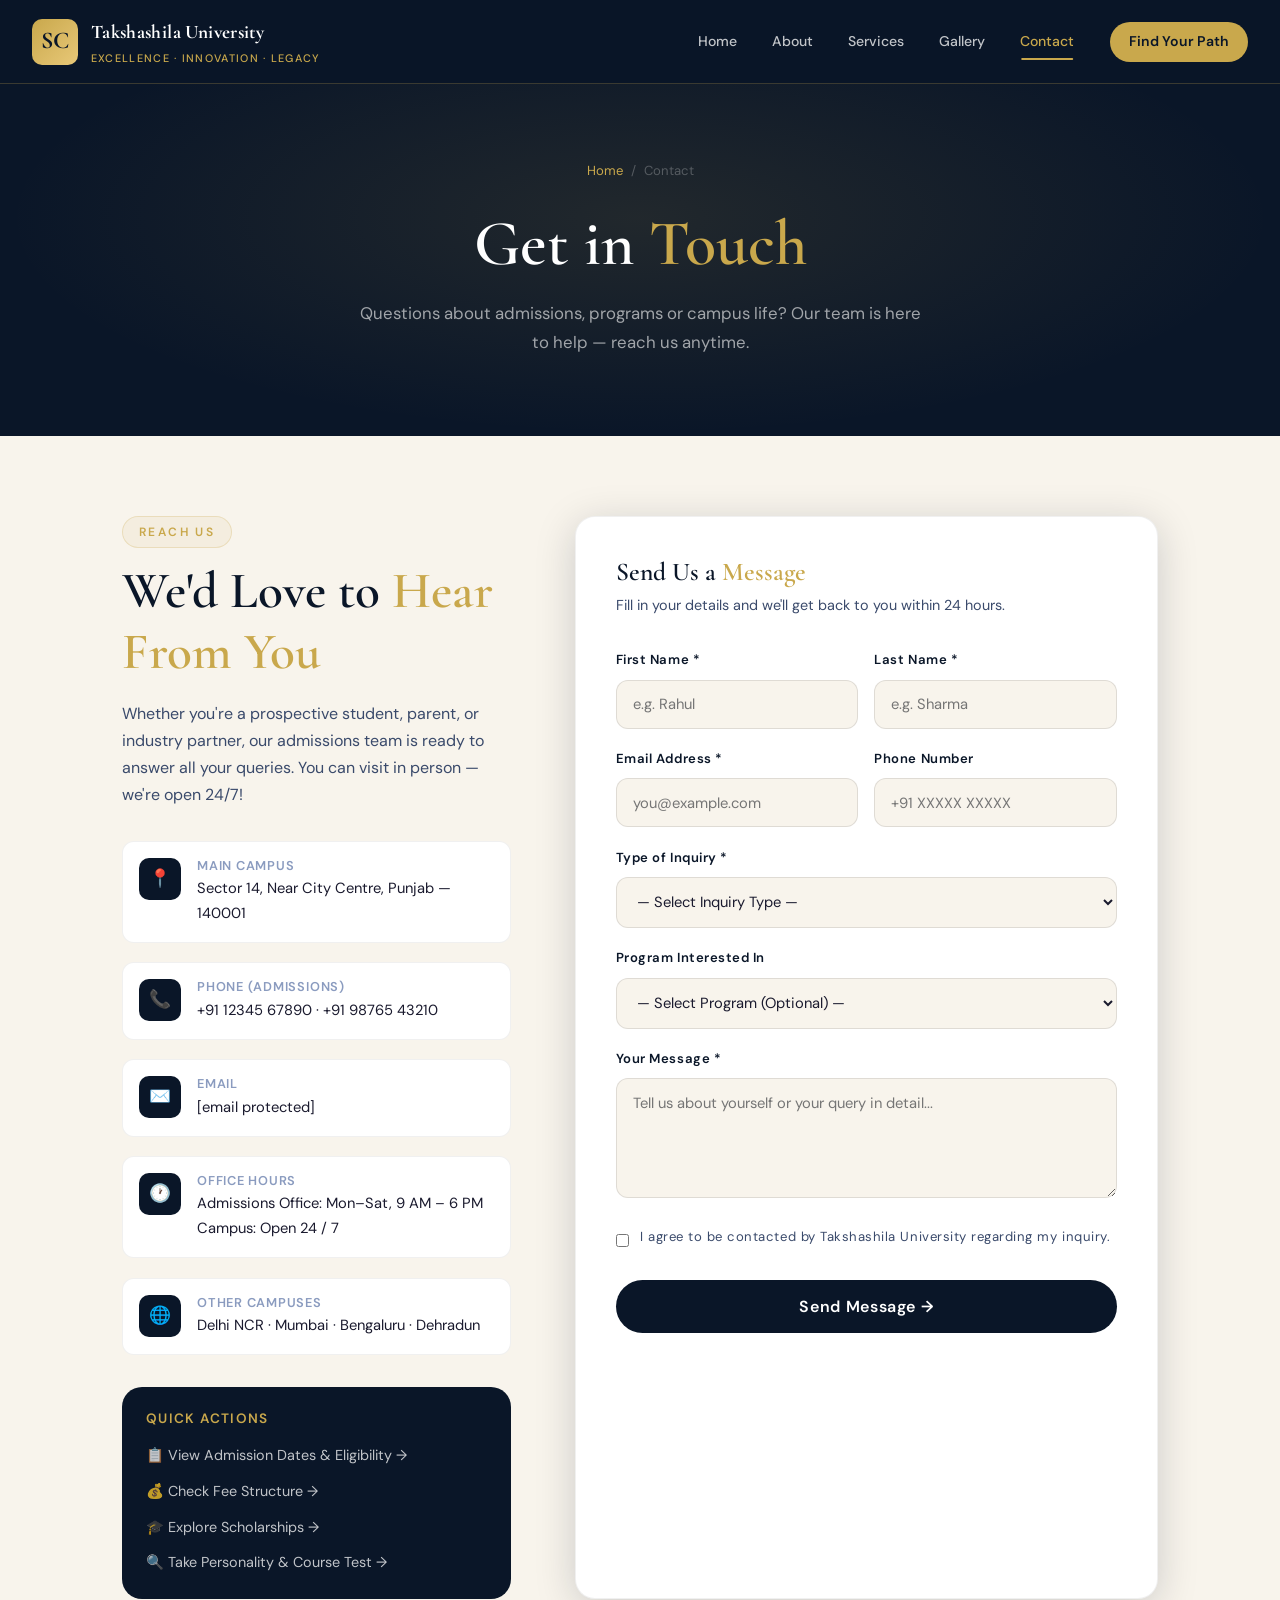
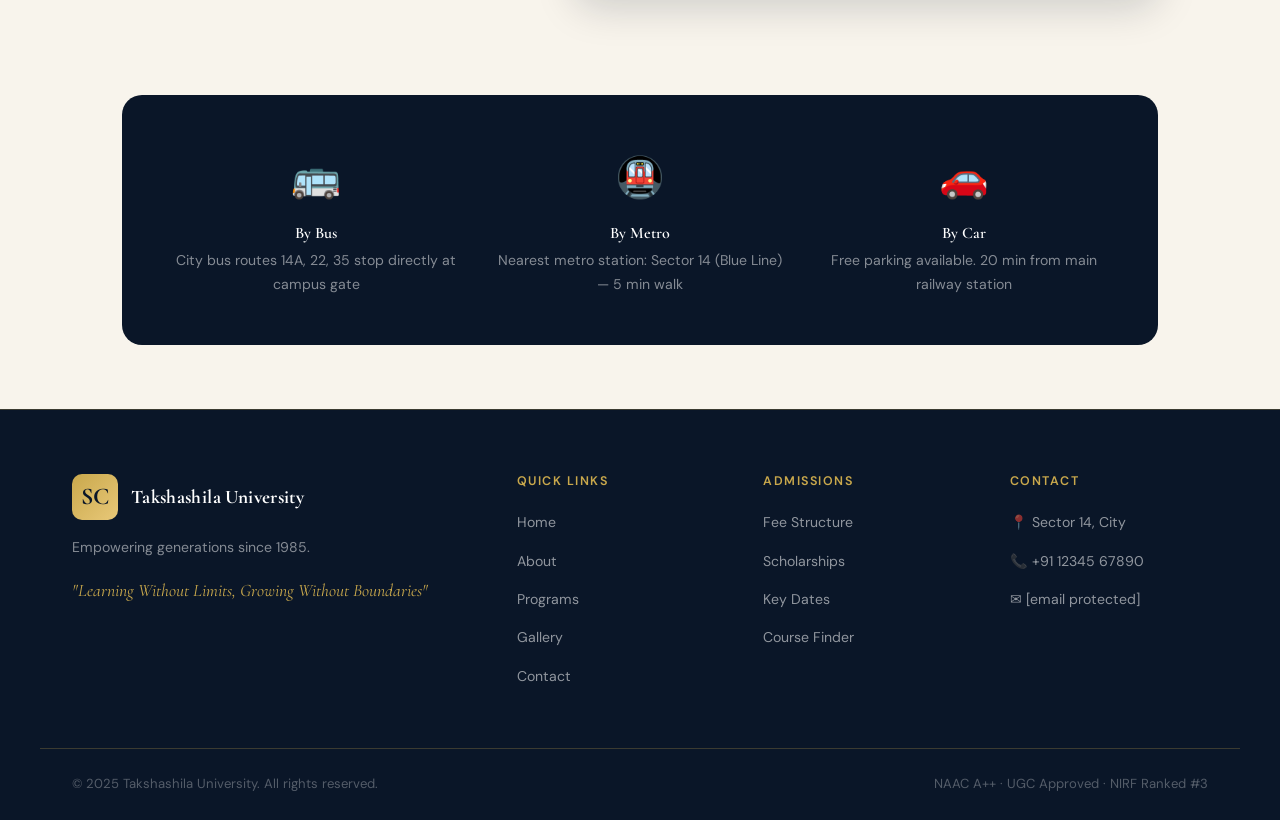
<file: contact.html>
<!DOCTYPE html>
<html lang="en">
<head>
  <meta charset="UTF-8" />
  <meta name="viewport" content="width=device-width, initial-scale=1.0" />
  <title>Contact Us — Takshashila University</title>
  <link rel="stylesheet" href="style.css" />
</head>
<body>

<header>
  <div class="header-inner">
    <div class="logo">
      <div class="logo-icon">SC</div>
      <div class="logo-text">
        <span class="logo-name">Takshashila University</span>
        <span class="logo-tagline">Excellence · Innovation · Legacy</span>
      </div>
    </div>
    <nav id="main-nav">
      <a href="index.html">Home</a>
      <a href="about.html">About</a>
      <a href="services.html">Services</a>
      <a href="gallery.html">Gallery</a>
      <a href="contact.html" class="active">Contact</a>
      <a href="personality.html" class="nav-cta">Find Your Path</a>
    </nav>
    <div class="hamburger" id="hamburger-btn"><span></span><span></span><span></span></div>
  </div>
</header>

<section class="page-hero">
  <div class="breadcrumb">
    <a href="index.html">Home</a><span>/</span><span>Contact</span>
  </div>
  <h1>Get in <span style="color:var(--gold)">Touch</span></h1>
  <p>Questions about admissions, programs or campus life? Our team is here to help — reach us anytime.</p>
</section>

<section class="contact-section">
  <div class="contact-inner">
    <!-- Info Side -->
    <div class="contact-info">
      <span class="section-label">Reach Us</span>
      <h2 class="section-title">We'd Love to <span>Hear From You</span></h2>
      <p>Whether you're a prospective student, parent, or industry partner, our admissions team is ready to answer all your queries. You can visit in person — we're open 24/7!</p>

      <div class="contact-details">
        <div class="contact-item">
          <div class="contact-item-icon">📍</div>
          <div>
            <h5>Main Campus</h5>
            <p>Sector 14, Near City Centre, Punjab — 140001</p>
          </div>
        </div>
        <div class="contact-item">
          <div class="contact-item-icon">📞</div>
          <div>
            <h5>Phone (Admissions)</h5>
            <p>+91 12345 67890 · +91 98765 43210</p>
          </div>
        </div>
        <div class="contact-item">
          <div class="contact-item-icon">✉️</div>
          <div>
            <h5>Email</h5>
            <p><a href="/cdn-cgi/l/email-protection" class="__cf_email__" data-cfemail="1776737a7e64647e78796457647a76656374767a67626439727362">[email&#160;protected]</a></p>
          </div>
        </div>
        <div class="contact-item">
          <div class="contact-item-icon">🕐</div>
          <div>
            <h5>Office Hours</h5>
            <p>Admissions Office: Mon–Sat, 9 AM – 6 PM<br>Campus: Open 24 / 7</p>
          </div>
        </div>
        <div class="contact-item">
          <div class="contact-item-icon">🌐</div>
          <div>
            <h5>Other Campuses</h5>
            <p>Delhi NCR · Mumbai · Bengaluru · Dehradun</p>
          </div>
        </div>
      </div>

      <!-- Quick Links -->
      <div style="margin-top:2rem;padding:1.5rem;background:var(--navy);border-radius:var(--radius-lg)">
        <h4 style="color:var(--gold);font-family:'DM Sans',sans-serif;font-size:0.85rem;font-weight:600;letter-spacing:0.1em;text-transform:uppercase;margin-bottom:1rem">Quick Actions</h4>
        <div style="display:flex;flex-direction:column;gap:0.7rem">
          <a href="#" class="quick-link-item" style="display:flex;align-items:center;gap:0.8rem;color:rgba(255,255,255,0.75);font-size:0.9rem;transition:var(--transition)">
            📋 View Admission Dates &amp; Eligibility →
          </a>
          <a href="#" class="quick-link-item" style="display:flex;align-items:center;gap:0.8rem;color:rgba(255,255,255,0.75);font-size:0.9rem;transition:var(--transition)">
            💰 Check Fee Structure →
          </a>
          <a href="#" class="quick-link-item" style="display:flex;align-items:center;gap:0.8rem;color:rgba(255,255,255,0.75);font-size:0.9rem;transition:var(--transition)">
            🎓 Explore Scholarships →
          </a>
          <a href="#" class="quick-link-item" style="display:flex;align-items:center;gap:0.8rem;color:rgba(255,255,255,0.75);font-size:0.9rem;transition:var(--transition)">
            🔍 Take Personality &amp; Course Test →
          </a>
        </div>
      </div>
    </div>

    <!-- Form Side -->
    <div class="contact-form-wrap">
      <h3>Send Us a <span style="color:var(--gold)">Message</span></h3>
      <p>Fill in your details and we'll get back to you within 24 hours.</p>

      <form class="contact-form">
        <div class="form-row">
          <div class="form-group">
            <label for="fname">First Name *</label>
            <input type="text" id="fname" placeholder="e.g. Rahul" required />
          </div>
          <div class="form-group">
            <label for="lname">Last Name *</label>
            <input type="text" id="lname" placeholder="e.g. Sharma" required />
          </div>
        </div>
        <div class="form-row">
          <div class="form-group">
            <label for="email">Email Address *</label>
            <input type="email" id="email" placeholder="you@example.com" required />
          </div>
          <div class="form-group">
            <label for="phone">Phone Number</label>
            <input type="tel" id="phone" placeholder="+91 XXXXX XXXXX" />
          </div>
        </div>
        <div class="form-group">
          <label for="inquiry">Type of Inquiry *</label>
          <select id="inquiry" required>
            <option value="">— Select Inquiry Type —</option>
            <option>Admission Enquiry</option>
            <option>Program Information</option>
            <option>Scholarship Query</option>
            <option>Hostel &amp; Facilities</option>
            <option>Fee Structure</option>
            <option>Campus Visit / Tour</option>
            <option>Placement Information</option>
            <option>Research Collaboration</option>
            <option>Other</option>
          </select>
        </div>
        <div class="form-group">
          <label for="program">Program Interested In</label>
          <select id="program">
            <option value="">— Select Program (Optional) —</option>
            <option>B.Tech Computer Science</option>
            <option>B.Tech AI &amp; Data Science</option>
            <option>B.Tech Civil / Mech / EE</option>
            <option>MBBS</option>
            <option>BDS</option>
            <option>MBA</option>
            <option>B.A. LLB (Hons)</option>
            <option>B.Des</option>
            <option>M.Tech</option>
            <option>M.Sc Biotechnology</option>
            <option>B.Com / BBA / BCA</option>
            <option>Ph.D</option>
          </select>
        </div>
        <div class="form-group">
          <label for="message">Your Message *</label>
          <textarea id="message" placeholder="Tell us about yourself or your query in detail..." required></textarea>
        </div>
        <div class="form-group" style="display:flex;align-items:center;gap:0.7rem;margin-bottom:1.5rem">
          <input type="checkbox" id="consent" required style="width:auto;accent-color:var(--gold)" />
          <label for="consent" style="font-size:0.82rem;color:var(--text-mid);font-weight:400">I agree to be contacted by Takshashila University regarding my inquiry.</label>
        </div>
        <button type="submit" class="form-submit">Send Message →</button>
      </form>

      <div id="success-msg" style="display:none;margin-top:1.5rem;padding:1.2rem;background:rgba(26,106,74,0.1);border:1px solid rgba(26,106,74,0.3);border-radius:var(--radius);text-align:center">
        <div style="font-size:2rem;margin-bottom:0.5rem">✅</div>
        <h4 style="color:var(--emerald);font-family:'DM Sans',sans-serif;margin-bottom:0.3rem">Message Sent!</h4>
        <p style="font-size:0.88rem;color:var(--text-mid)">Thank you! Our admissions team will contact you within 24 hours.</p>
      </div>
    </div>
  </div>
</section>

<!-- Map Section -->
<section style="padding:0 0 4rem;background:var(--cream)">
  <div style="max-width:1100px;margin:0 auto;padding:0 2rem">
    <div style="background:var(--navy);border-radius:var(--radius-lg);padding:3rem;display:grid;grid-template-columns:repeat(3,1fr);gap:2rem;text-align:center">
      <div>
        <div style="font-size:2.5rem;margin-bottom:0.8rem">🚌</div>
        <h4 style="color:var(--white);font-size:1rem;margin-bottom:0.4rem">By Bus</h4>
        <p style="color:rgba(255,255,255,0.5);font-size:0.88rem">City bus routes 14A, 22, 35 stop directly at campus gate</p>
      </div>
      <div>
        <div style="font-size:2.5rem;margin-bottom:0.8rem">🚇</div>
        <h4 style="color:var(--white);font-size:1rem;margin-bottom:0.4rem">By Metro</h4>
        <p style="color:rgba(255,255,255,0.5);font-size:0.88rem">Nearest metro station: Sector 14 (Blue Line) — 5 min walk</p>
      </div>
      <div>
        <div style="font-size:2.5rem;margin-bottom:0.8rem">🚗</div>
        <h4 style="color:var(--white);font-size:1rem;margin-bottom:0.4rem">By Car</h4>
        <p style="color:rgba(255,255,255,0.5);font-size:0.88rem">Free parking available. 20 min from main railway station</p>
      </div>
    </div>
  </div>
</section>

<footer>
  <div class="footer-inner">
    <div class="footer-brand">
      <div class="logo"><div class="logo-icon">SC</div><div class="logo-text"><span class="logo-name">Takshashila University</span></div></div>
      <p>Empowering generations since 1985.</p>
      <div class="footer-slogan">"Learning Without Limits, Growing Without Boundaries"</div>
    </div>
    <div class="footer-col"><h5>Quick Links</h5><ul>
      <li><a href="index.html">Home</a></li><li><a href="about.html">About</a></li>
      <li><a href="services.html">Programs</a></li><li><a href="gallery.html">Gallery</a></li>
      <li><a href="contact.html">Contact</a></li>
    </ul></div>
    <div class="footer-col"><h5>Admissions</h5><ul>
      <li><a href="services.html#fees">Fee Structure</a></li>
      <li><a href="services.html#scholarship">Scholarships</a></li>
      <li><a href="services.html#admission">Key Dates</a></li>
      <li><a href="personality.html">Course Finder</a></li>
    </ul></div>
    <div class="footer-col"><h5>Contact</h5><ul>
      <li><a href="#">📍 Sector 14, City</a></li>
      <li><a href="tel:+911234567890">📞 +91 12345 67890</a></li>
      <li><a href="/cdn-cgi/l/email-protection#f59c9b939ab58698948781969498858086db909180">✉ <span class="__cf_email__" data-cfemail="6f060109002f1c020e1d1b0c0e021f1a1c410a0b1a">[email&#160;protected]</span></a></li>
    </ul></div>
  </div>
  <div class="footer-bottom">
    <span>© 2025 Takshashila University. All rights reserved.</span>
    <span>NAAC A++ · UGC Approved · NIRF Ranked #3</span>
  </div>
</footer>

</
</footer>

  <script src="script.js"></script>
</body>
</html>
</file>
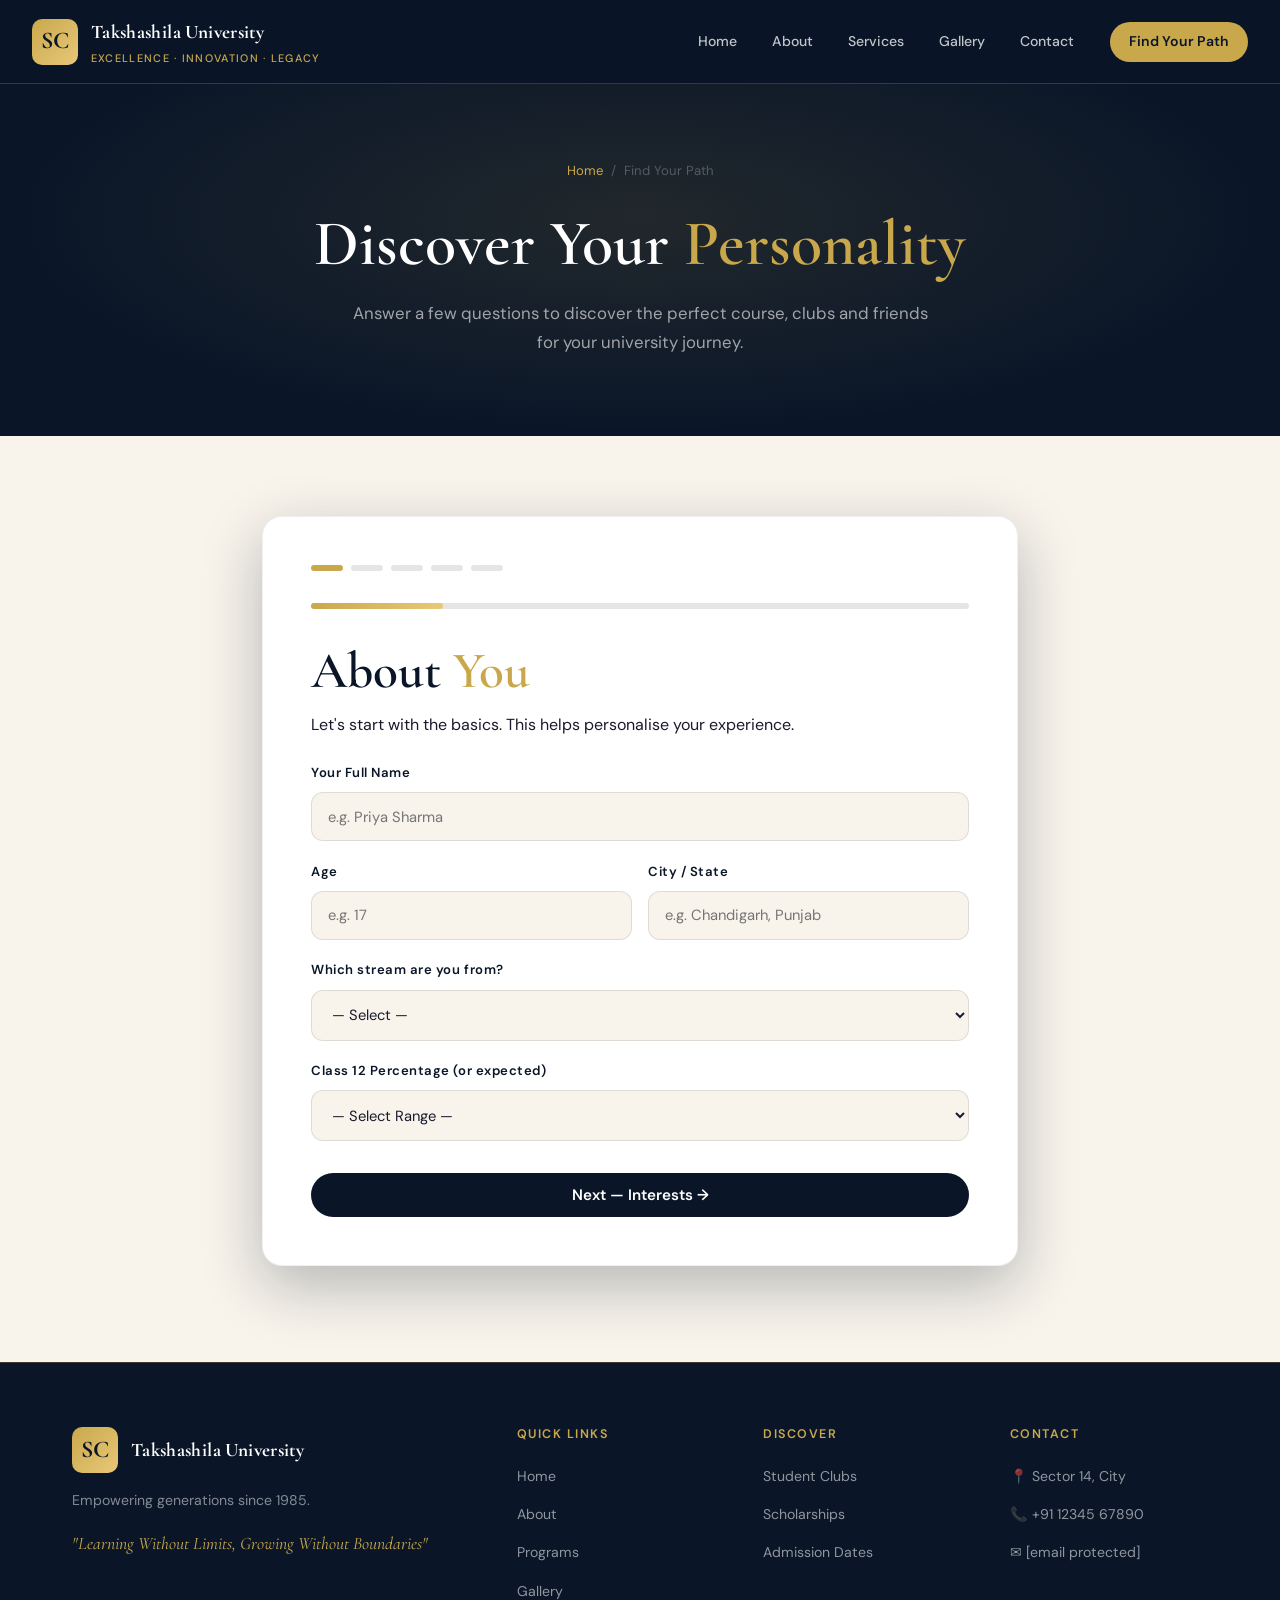
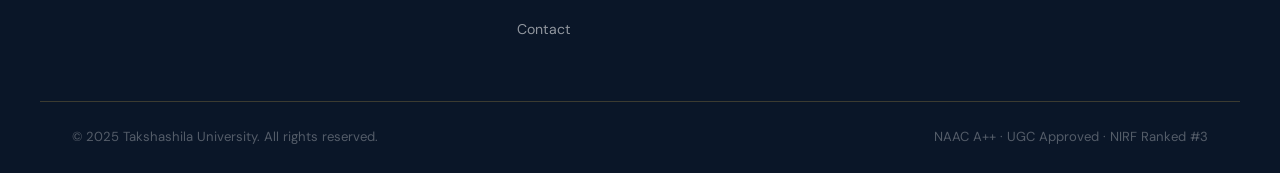
<file: personality.html>
<!DOCTYPE html>
<html lang="en">
<head>
  <meta charset="UTF-8" />
  <meta name="viewport" content="width=device-width, initial-scale=1.0" />
  <title>Find Your Path — Takshashila University</title>
  <link rel="stylesheet" href="style.css" />
  <style>
    .step-section { display: none; }
    .step-section.active { display: block; animation: fadeInUp 0.4s ease; }
    .progress-bar {
      background: rgba(0,0,0,0.1);
      border-radius: 50px;
      height: 6px;
      margin-bottom: 2rem;
    }
    .progress-fill {
      height: 100%;
      background: linear-gradient(90deg, var(--gold), var(--gold-light));
      border-radius: 50px;
      transition: width 0.5s ease;
    }
    .nav-btns { display: flex; gap: 1rem; margin-top: 2rem; }
    .btn-back {
      background: transparent;
      border: 1.5px solid rgba(0,0,0,0.15);
      color: var(--text-mid);
      padding: 0.75rem 1.8rem;
      border-radius: 50px;
      font-family: 'DM Sans', sans-serif;
      font-size: 0.95rem;
      cursor: pointer;
      transition: var(--transition);
    }
    .btn-back:hover { border-color: var(--navy); color: var(--navy); }
    .btn-next {
      background: var(--navy);
      color: var(--white);
      border: none;
      padding: 0.75rem 2rem;
      border-radius: 50px;
      font-family: 'DM Sans', sans-serif;
      font-size: 0.95rem;
      font-weight: 600;
      cursor: pointer;
      transition: var(--transition);
      flex: 1;
    }
    .btn-next:hover { background: var(--gold); color: var(--navy); }
    .trait-pills {
      display: flex;
      flex-wrap: wrap;
      gap: 0.5rem;
      margin-bottom: 1rem;
    }
    .trait-pill {
      padding: 0.4rem 1rem;
      border-radius: 50px;
      font-size: 0.82rem;
      font-weight: 600;
    }
    .trait-creative { background: rgba(139,92,246,0.15); color: #7c3aed; }
    .trait-analytical { background: rgba(59,130,246,0.15); color: #1d4ed8; }
    .trait-social { background: rgba(236,72,153,0.15); color: #be185d; }
    .trait-leader { background: rgba(245,158,11,0.15); color: #b45309; }
    .trait-explorer { background: rgba(16,185,129,0.15); color: #047857; }
    .friend-profile {
      background: var(--cream);
      border-radius: var(--radius);
      padding: 1rem 1.2rem;
      margin-top: 1.5rem;
      border: 1px solid rgba(0,0,0,0.07);
    }
    .friend-profile h5 {
      font-family: 'DM Sans', sans-serif;
      font-size: 0.82rem;
      font-weight: 600;
      color: var(--text-light);
      text-transform: uppercase;
      letter-spacing: 0.08em;
      margin-bottom: 0.8rem;
    }
    .compatibility-item {
      display: flex;
      align-items: center;
      gap: 0.8rem;
      padding: 0.5rem 0;
      border-bottom: 1px solid rgba(0,0,0,0.05);
      font-size: 0.9rem;
    }
    .compat-bar {
      flex: 1;
      height: 6px;
      background: rgba(0,0,0,0.08);
      border-radius: 3px;
      overflow: hidden;
    }
    .compat-fill { height: 100%; background: var(--gold); border-radius: 3px; }
  </style>
</head>
<body>

<header>
  <div class="header-inner">
    <div class="logo">
      <div class="logo-icon">SC</div>
      <div class="logo-text">
        <span class="logo-name">Takshashila University</span>
        <span class="logo-tagline">Excellence · Innovation · Legacy</span>
      </div>
    </div>
    <nav id="main-nav">
      <a href="index.html">Home</a>
      <a href="about.html">About</a>
      <a href="services.html">Services</a>
      <a href="gallery.html">Gallery</a>
      <a href="contact.html">Contact</a>
      <a href="personality.html" class="nav-cta active">Find Your Path</a>
    </nav>
    <div class="hamburger" id="hamburger-btn"><span></span><span></span><span></span></div>
  </div>
</header>

<section class="page-hero">
  <div class="breadcrumb">
    <a href="index.html">Home</a><span>/</span><span>Find Your Path</span>
  </div>
  <h1>Discover Your <span style="color:var(--gold)">Personality</span></h1>
  <p>Answer a few questions to discover the perfect course, clubs and friends for your university journey.</p>
</section>

<section class="personality-section">
  <div class="personality-inner">
    <div class="personality-form-wrap">

      <!-- Progress -->
      <div class="step-indicator" id="step-dots">
        <div class="step-dot active" id="dot-1"></div>
        <div class="step-dot" id="dot-2"></div>
        <div class="step-dot" id="dot-3"></div>
        <div class="step-dot" id="dot-4"></div>
        <div class="step-dot" id="dot-5"></div>
      </div>
      <div class="progress-bar">
        <div class="progress-fill" id="progress-fill" style="width:20%"></div>
      </div>

      <!-- STEP 1 — Basic Info -->
      <div class="step-section active" id="step-1">
        <h2 class="section-title">About <span>You</span></h2>
        <p>Let's start with the basics. This helps personalise your experience.</p>
        <div style="margin-top:1.5rem">
          <div class="form-group">
            <label>Your Full Name</label>
            <input type="text" id="p-name" placeholder="e.g. Priya Sharma" />
          </div>
          <div class="form-row">
            <div class="form-group">
              <label>Age</label>
              <input type="number" id="p-age" placeholder="e.g. 17" min="14" max="30" />
            </div>
            <div class="form-group">
              <label>City / State</label>
              <input type="text" id="p-city" placeholder="e.g. Chandigarh, Punjab" />
            </div>
          </div>
          <div class="form-group">
            <label>Which stream are you from?</label>
            <select id="p-stream">
              <option value="">— Select —</option>
              <option>Science (PCM)</option>
              <option>Science (PCB)</option>
              <option>Science (PCMB)</option>
              <option>Commerce</option>
              <option>Arts / Humanities</option>
              <option>Vocational</option>
            </select>
          </div>
          <div class="form-group">
            <label>Class 12 Percentage (or expected)</label>
            <select id="p-percent">
              <option value="">— Select Range —</option>
              <option>95% and above</option>
              <option>85% – 94%</option>
              <option>75% – 84%</option>
              <option>60% – 74%</option>
              <option>Below 60%</option>
            </select>
          </div>
        </div>
        <div class="nav-btns">
          <button class="btn-next" data-next="1">Next — Interests →</button>
        </div>
      </div>

      <!-- STEP 2 — Interests -->
      <div class="step-section" id="step-2">
        <h2 class="section-title">Your <span>Interests</span></h2>
        <p>Select everything that excites you — don't overthink it!</p>
        <div class="question-group" style="margin-top:1.5rem">
          <h4>Which of these activities do you enjoy most? (Pick all that apply)</h4>
          <div class="checkbox-options">
            <label class="checkbox-option"><input type="checkbox" name="interest" value="coding"> <span>💻 Coding / Building apps</span></label>
            <label class="checkbox-option"><input type="checkbox" name="interest" value="art"> <span>🎨 Drawing / Painting / Design</span></label>
            <label class="checkbox-option"><input type="checkbox" name="interest" value="music"> <span>🎸 Music / Singing</span></label>
            <label class="checkbox-option"><input type="checkbox" name="interest" value="science"> <span>🔬 Science experiments</span></label>
            <label class="checkbox-option"><input type="checkbox" name="interest" value="sports"> <span>⚽ Sports / Fitness</span></label>
            <label class="checkbox-option"><input type="checkbox" name="interest" value="writing"> <span>✍️ Writing / Poetry</span></label>
            <label class="checkbox-option"><input type="checkbox" name="interest" value="business"> <span>📊 Business / Entrepreneurship</span></label>
            <label class="checkbox-option"><input type="checkbox" name="interest" value="medicine"> <span>🩺 Helping / Healing people</span></label>
            <label class="checkbox-option"><input type="checkbox" name="interest" value="dance"> <span>💃 Dancing / Performing</span></label>
            <label class="checkbox-option"><input type="checkbox" name="interest" value="nature"> <span>🌿 Nature / Environment</span></label>
            <label class="checkbox-option"><input type="checkbox" name="interest" value="law"> <span>⚖️ Law / Justice / Debate</span></label>
            <label class="checkbox-option"><input type="checkbox" name="interest" value="travel"> <span>✈️ Travel / Exploring</span></label>
          </div>
        </div>
        <div class="nav-btns">
          <button class="btn-back" data-prev="2">← Back</button>
          <button class="btn-next" data-next="2">Next — Personality →</button>
        </div>
      </div>

      <!-- STEP 3 — Personality -->
      <div class="step-section" id="step-3">
        <h2 class="section-title">Your <span>Personality</span></h2>
        <p>These questions help us understand how you think and interact with the world.</p>
        <div style="margin-top:1.5rem">
          <div class="question-group">
            <h4>1. In a group project, you prefer to be the...</h4>
            <div class="radio-options">
              <label class="radio-option"><input type="radio" name="role" value="leader"> <span>🎯 Leader — organising and directing</span></label>
              <label class="radio-option"><input type="radio" name="role" value="creative"> <span>💡 Creative — coming up with fresh ideas</span></label>
              <label class="radio-option"><input type="radio" name="role" value="analyst"> <span>🔍 Analyst — researching and checking facts</span></label>
              <label class="radio-option"><input type="radio" name="role" value="supporter"> <span>🤝 Supporter — helping everyone get along</span></label>
            </div>
          </div>
          <div class="question-group">
            <h4>2. Your ideal weekend involves...</h4>
            <div class="radio-options">
              <label class="radio-option"><input type="radio" name="weekend" value="social"> <span>🎉 Hanging out with lots of people</span></label>
              <label class="radio-option"><input type="radio" name="weekend" value="solo"> <span>📖 Reading, creating, or learning something new</span></label>
              <label class="radio-option"><input type="radio" name="weekend" value="adventure"> <span>🏕️ Going on an outdoor adventure</span></label>
              <label class="radio-option"><input type="radio" name="weekend" value="chill"> <span>🎮 Relaxing at home with games or movies</span></label>
            </div>
          </div>
          <div class="question-group">
            <h4>3. When facing a difficult problem, you...</h4>
            <div class="radio-options">
              <label class="radio-option"><input type="radio" name="problem" value="logical"> <span>🧠 Analyze it logically, step-by-step</span></label>
              <label class="radio-option"><input type="radio" name="problem" value="intuitive"> <span>✨ Go with your gut / creative instinct</span></label>
              <label class="radio-option"><input type="radio" name="problem" value="social"> <span>👥 Ask friends and brainstorm together</span></label>
              <label class="radio-option"><input type="radio" name="problem" value="research"> <span>🔎 Research extensively before acting</span></label>
            </div>
          </div>
        </div>
        <div class="nav-btns">
          <button class="btn-back" data-prev="3">← Back</button>
          <button class="btn-next" data-next="3">Next — Goals →</button>
        </div>
      </div>

      <!-- STEP 4 — Career Goals -->
      <div class="step-section" id="step-4">
        <h2 class="section-title">Your <span>Goals</span></h2>
        <p>Tell us where you see yourself in 10 years — we'll align your path accordingly.</p>
        <div style="margin-top:1.5rem">
          <div class="question-group">
            <h4>What is your primary career aspiration?</h4>
            <div class="radio-options">
              <label class="radio-option"><input type="radio" name="goal" value="tech"> <span>🚀 Build technology / software products</span></label>
              <label class="radio-option"><input type="radio" name="goal" value="health"> <span>🏥 Work in healthcare / help people heal</span></label>
              <label class="radio-option"><input type="radio" name="goal" value="business"> <span>💼 Run my own business / become an entrepreneur</span></label>
              <label class="radio-option"><input type="radio" name="goal" value="law"> <span>⚖️ Work in law, policy or government</span></label>
              <label class="radio-option"><input type="radio" name="goal" value="arts"> <span>🎭 Pursue art, design, media or entertainment</span></label>
              <label class="radio-option"><input type="radio" name="goal" value="research"> <span>🔬 Do groundbreaking research / academia</span></label>
            </div>
          </div>
          <div class="question-group">
            <h4>What matters most to you in a career?</h4>
            <div class="radio-options">
              <label class="radio-option"><input type="radio" name="value" value="money"> <span>💰 High salary and financial security</span></label>
              <label class="radio-option"><input type="radio" name="value" value="impact"> <span>🌍 Making a positive impact on society</span></label>
              <label class="radio-option"><input type="radio" name="value" value="passion"> <span>❤️ Doing what I'm truly passionate about</span></label>
              <label class="radio-option"><input type="radio" name="value" value="growth"> <span>📈 Continuous learning and growth</span></label>
            </div>
          </div>
        </div>
        <div class="nav-btns">
          <button class="btn-back" data-prev="4">← Back</button>
          <button class="btn-next" data-next="4">Next — Social Style →</button>
        </div>
      </div>

      <!-- STEP 5 — Social Style -->
      <div class="step-section" id="step-5">
        <h2 class="section-title">Social <span>Style</span></h2>
        <p>Help us understand how you connect with others — this builds your friendship profile!</p>
        <div style="margin-top:1.5rem">
          <div class="question-group">
            <h4>In social settings, you are usually...</h4>
            <div class="radio-options">
              <label class="radio-option"><input type="radio" name="social" value="extrovert"> <span>😄 The life of the party — very outgoing</span></label>
              <label class="radio-option"><input type="radio" name="social" value="ambivert"> <span>😊 Comfortable in groups but value alone time too</span></label>
              <label class="radio-option"><input type="radio" name="social" value="introvert"> <span>🧘 Prefer small groups or one-on-one conversations</span></label>
            </div>
          </div>
          <div class="question-group">
            <h4>Describe your communication style:</h4>
            <div class="radio-options">
              <label class="radio-option"><input type="radio" name="comm" value="direct"> <span>💬 Direct and straightforward</span></label>
              <label class="radio-option"><input type="radio" name="comm" value="thoughtful"> <span>🤔 Thoughtful — I think before I speak</span></label>
              <label class="radio-option"><input type="radio" name="comm" value="expressive"> <span>🎤 Very expressive and animated</span></label>
              <label class="radio-option"><input type="radio" name="comm" value="listener"> <span>👂 I prefer listening and asking questions</span></label>
            </div>
          </div>
        </div>
        <div class="nav-btns">
          <button class="btn-back" data-prev="5">← Back</button>
          <button class="btn-next" id="show-result-btn">🔍 Reveal My Profile →</button>
        </div>
      </div>

      <!-- RESULT -->
      <div id="result-section" style="display:none;animation:fadeInUp 0.6s ease">
        <div class="result-box show" id="result-box">
          <div class="result-emoji" id="result-emoji">🌟</div>
          <h3 id="result-type">The Innovator</h3>
          <p id="result-desc">You're a creative problem-solver who thrives at the intersection of technology and imagination.</p>
          <div class="result-clubs" id="result-clubs"></div>
        </div>

        <div style="margin-top:2rem;padding:1.5rem;background:var(--cream);border-radius:var(--radius-lg);border:1px solid rgba(0,0,0,0.07)">
          <h4 style="font-size:1.1rem;color:var(--navy);margin-bottom:1rem">🎓 Recommended Courses for You</h4>
          <div id="result-courses" style="display:flex;flex-direction:column;gap:0.6rem"></div>
        </div>

        <div class="friend-profile">
          <h5>Your Compatibility Profile (for making friends)</h5>
          <div id="friend-compat"></div>
        </div>

        <div style="margin-top:2rem;display:flex;gap:1rem;flex-wrap:wrap">
          <a href="contact.html" class="btn btn-navy" style="display:inline-flex">📋 Apply Now →</a>
          <button class="btn-back" id="reset-btn" style="padding:0.75rem 1.8rem">🔄 Retake Test</button>
        </div>
      </div>

    </div>
  </div>
</section>

<footer>
  <div class="footer-inner">
    <div class="footer-brand">
      <div class="logo"><div class="logo-icon">SC</div><div class="logo-text"><span class="logo-name">Takshashila University</span></div></div>
      <p>Empowering generations since 1985.</p>
      <div class="footer-slogan">"Learning Without Limits, Growing Without Boundaries"</div>
    </div>
    <div class="footer-col"><h5>Quick Links</h5><ul>
      <li><a href="index.html">Home</a></li><li><a href="about.html">About</a></li>
      <li><a href="services.html">Programs</a></li><li><a href="gallery.html">Gallery</a></li>
      <li><a href="contact.html">Contact</a></li>
    </ul></div>
    <div class="footer-col"><h5>Discover</h5><ul>
      <li><a href="services.html#clubs">Student Clubs</a></li>
      <li><a href="services.html#scholarship">Scholarships</a></li>
      <li><a href="services.html#admission">Admission Dates</a></li>
    </ul></div>
    <div class="footer-col"><h5>Contact</h5><ul>
      <li><a href="#">📍 Sector 14, City</a></li>
      <li><a href="tel:+911234567890">📞 +91 12345 67890</a></li>
      <li><a href="/cdn-cgi/l/email-protection#c1a8afa7ae81b2aca0b3b5a2a0acb1b4b2efa4a5b4">✉ <span class="__cf_email__" data-cfemail="fb92959d94bb88969a898f989a968b8e88d59e9f8e">[email&#160;protected]</span></a></li>
    </ul></div>
  </div>
  <div class="footer-bottom">
    <span>© 2025 Takshashila University. All rights reserved.</span>
    <span>NAAC A++ · UGC Approved · NIRF Ranked #3</span>
  </div>
</footer>



  <script src="script.js"></script>
</body>
</html>
</file>
<file: style.css>
/* ============================================
   TAKSHASHILA UNIVERSITY - UNIFIED STYLESHEET
   Aesthetic: Deep Navy + Gold + Emerald Green
   Font: Cormorant Garamond (display) + DM Sans (body)
   ============================================ */

@import url('https://fonts.googleapis.com/css2?family=Cormorant+Garamond:ital,wght@0,300;0,400;0,600;0,700;1,300;1,400&family=DM+Sans:wght@300;400;500;600&display=swap');

/* ── CSS Variables ── */
:root {
  --navy:        #0a1628;
  --navy-mid:    #112240;
  --navy-light:  #1a3460;
  --gold:        #c9a84c;
  --gold-light:  #e8c878;
  --gold-pale:   #f5e6b8;
  --emerald:     #1a6b4a;
  --emerald-lt:  #25a06e;
  --cream:       #f8f4ec;
  --white:       #ffffff;
  --text-dark:   #1a1a2e;
  --text-mid:    #3a4a6b;
  --text-light:  #8a9bbf;
  --border:      rgba(201,168,76,0.25);
  --shadow:      0 8px 40px rgba(10,22,40,0.18);
  --shadow-lg:   0 20px 60px rgba(10,22,40,0.28);
  --radius:      12px;
  --radius-lg:   20px;
  --transition:  0.32s cubic-bezier(0.4, 0, 0.2, 1);
}

/* ── Reset & Base ── */
*, *::before, *::after { box-sizing: border-box; margin: 0; padding: 0; }

html { scroll-behavior: smooth; font-size: 16px; }

body {
  font-family: 'DM Sans', sans-serif;
  background: var(--cream);
  color: var(--text-dark);
  line-height: 1.7;
  overflow-x: hidden;
}

h1, h2, h3, h4, h5 {
  font-family: 'Cormorant Garamond', serif;
  font-weight: 600;
  line-height: 1.2;
  color: var(--navy);
}

a { text-decoration: none; color: inherit; }
img { max-width: 100%; display: block; }
ul { list-style: none; }

/* ── Utility Classes ── */
.container { max-width: 1200px; margin: 0 auto; padding: 0 2rem; }
.section-title {
  font-size: clamp(2rem, 4vw, 3.2rem);
  color: var(--navy);
  margin-bottom: 0.5rem;
}
.section-title span { color: var(--gold); }
.section-subtitle {
  font-family: 'DM Sans', sans-serif;
  font-size: 1.05rem;
  color: var(--text-mid);
  margin-bottom: 3rem;
  font-weight: 300;
}
.section-label {
  display: inline-block;
  font-family: 'DM Sans', sans-serif;
  font-size: 0.75rem;
  font-weight: 600;
  letter-spacing: 0.2em;
  text-transform: uppercase;
  color: var(--gold);
  margin-bottom: 0.8rem;
  padding: 0.3rem 1rem;
  border: 1px solid var(--border);
  border-radius: 50px;
  background: rgba(201,168,76,0.08);
}
.btn {
  display: inline-flex;
  align-items: center;
  gap: 0.5rem;
  padding: 0.85rem 2rem;
  border-radius: 50px;
  font-family: 'DM Sans', sans-serif;
  font-size: 0.95rem;
  font-weight: 500;
  cursor: pointer;
  transition: var(--transition);
  border: none;
}
.btn-primary {
  background: var(--gold);
  color: var(--navy);
}
.btn-primary:hover {
  background: var(--gold-light);
  transform: translateY(-2px);
  box-shadow: 0 8px 24px rgba(201,168,76,0.35);
}
.btn-outline {
  background: transparent;
  color: var(--white);
  border: 1.5px solid rgba(255,255,255,0.5);
}
.btn-outline:hover {
  background: rgba(255,255,255,0.12);
  border-color: var(--gold);
  color: var(--gold);
}
.btn-navy {
  background: var(--navy);
  color: var(--white);
}
.btn-navy:hover {
  background: var(--navy-light);
  transform: translateY(-2px);
  box-shadow: var(--shadow);
}

/* ── HEADER / NAVBAR ── */
header {
  position: fixed;
  top: 0; left: 0; right: 0;
  z-index: 1000;
  background: rgba(10,22,40,0.97);
  backdrop-filter: blur(16px);
  border-bottom: 1px solid var(--border);
  transition: var(--transition);
}
.header-inner {
  display: flex;
  align-items: center;
  justify-content: space-between;
  padding: 1rem 2rem;
  max-width: 1400px;
  margin: 0 auto;
}
.logo {
  display: flex;
  align-items: center;
  gap: 0.8rem;
}
.logo-icon {
  width: 46px; height: 46px;
  background: linear-gradient(135deg, var(--gold), var(--gold-light));
  border-radius: 10px;
  display: flex;
  align-items: center;
  justify-content: center;
  font-family: 'Cormorant Garamond', serif;
  font-size: 1.5rem;
  font-weight: 700;
  color: var(--navy);
}
.logo-text { display: flex; flex-direction: column; }
.logo-name {
  font-family: 'Cormorant Garamond', serif;
  font-size: 1.2rem;
  font-weight: 700;
  color: var(--white);
  letter-spacing: 0.02em;
}
.logo-tagline {
  font-size: 0.68rem;
  color: var(--gold);
  letter-spacing: 0.12em;
  text-transform: uppercase;
  font-weight: 500;
}
nav { display: flex; align-items: center; gap: 0.2rem; }
nav a {
  padding: 0.5rem 1rem;
  font-size: 0.88rem;
  font-weight: 500;
  color: rgba(255,255,255,0.75);
  border-radius: 8px;
  transition: var(--transition);
  position: relative;
}
nav a::after {
  content: '';
  position: absolute;
  bottom: 2px; left: 50%;
  transform: translateX(-50%);
  width: 0; height: 2px;
  background: var(--gold);
  border-radius: 2px;
  transition: var(--transition);
}
nav a:hover { color: var(--gold); }
nav a:hover::after { width: 60%; }
nav a.active { color: var(--gold); }
nav a.active::after { width: 60%; }
.nav-cta {
  margin-left: 1rem;
  padding: 0.5rem 1.2rem !important;
  background: var(--gold) !important;
  color: var(--navy) !important;
  border-radius: 50px !important;
  font-weight: 600 !important;
}
.nav-cta:hover { background: var(--gold-light) !important; }
.nav-cta::after { display: none !important; }
.hamburger {
  display: none;
  flex-direction: column;
  gap: 5px;
  cursor: pointer;
  padding: 4px;
}
.hamburger span {
  width: 24px; height: 2px;
  background: var(--white);
  border-radius: 2px;
  transition: var(--transition);
}

/* ── HERO SECTION ── */
.hero {
  min-height: 100vh;
  background: var(--navy);
  position: relative;
  display: flex;
  align-items: center;
  overflow: hidden;
}
.hero-bg {
  position: absolute;
  inset: 0;
  background:
    radial-gradient(ellipse at 20% 50%, rgba(26,106,74,0.22) 0%, transparent 60%),
    radial-gradient(ellipse at 80% 20%, rgba(201,168,76,0.15) 0%, transparent 50%),
    radial-gradient(ellipse at 60% 80%, rgba(17,34,64,0.8) 0%, transparent 60%);
}
.hero-grid {
  position: absolute;
  inset: 0;
  background-image:
    linear-gradient(rgba(201,168,76,0.06) 1px, transparent 1px),
    linear-gradient(90deg, rgba(201,168,76,0.06) 1px, transparent 1px);
  background-size: 60px 60px;
}
.hero-content {
  position: relative;
  z-index: 2;
  max-width: 1200px;
  margin: 0 auto;
  padding: 8rem 2rem 4rem;
  display: grid;
  grid-template-columns: 1fr 1fr;
  gap: 4rem;
  align-items: center;
}
.hero-text .section-label { margin-bottom: 1.2rem; }
.hero-headline {
  font-size: clamp(2.8rem, 6vw, 5rem);
  font-weight: 700;
  color: var(--white);
  line-height: 1.1;
  margin-bottom: 1.5rem;
}
.hero-headline .gold { color: var(--gold); font-style: italic; }
.hero-desc {
  font-size: 1.1rem;
  color: rgba(255,255,255,0.7);
  margin-bottom: 2.5rem;
  max-width: 500px;
  line-height: 1.8;
}
.hero-buttons { display: flex; gap: 1rem; flex-wrap: wrap; }
.hero-stats {
  display: flex;
  gap: 2rem;
  margin-top: 3rem;
  padding-top: 2rem;
  border-top: 1px solid var(--border);
}
.hero-stat-num {
  font-family: 'Cormorant Garamond', serif;
  font-size: 2.2rem;
  font-weight: 700;
  color: var(--gold);
}
.hero-stat-label {
  font-size: 0.8rem;
  color: rgba(255,255,255,0.55);
  text-transform: uppercase;
  letter-spacing: 0.08em;
}
.hero-visual {
  position: relative;
  display: flex;
  align-items: center;
  justify-content: center;
}
.hero-card-stack {
  position: relative;
  width: 340px;
  height: 420px;
}
.hero-card {
  position: absolute;
  border-radius: var(--radius-lg);
  padding: 1.8rem;
  transition: var(--transition);
}
.hero-card-main {
  width: 100%; height: 100%;
  background: linear-gradient(135deg, var(--navy-mid), var(--navy-light));
  border: 1px solid var(--border);
  top: 0; left: 0;
  display: flex;
  flex-direction: column;
  justify-content: space-between;
}
.hero-card-accent {
  width: 200px;
  background: linear-gradient(135deg, var(--gold), var(--gold-light));
  bottom: -30px; right: -30px;
  padding: 1.4rem;
  z-index: 2;
}
.hero-card-accent h4 {
  font-family: 'Cormorant Garamond', serif;
  font-size: 1rem;
  color: var(--navy);
  margin-bottom: 0.4rem;
}
.hero-card-accent p {
  font-size: 0.8rem;
  color: var(--navy-mid);
}
.university-emblem {
  font-family: 'Cormorant Garamond', serif;
  font-size: 4rem;
  color: var(--gold);
  margin-bottom: 1rem;
}
.hero-card-main h3 {
  font-family: 'Cormorant Garamond', serif;
  font-size: 1.5rem;
  color: var(--white);
  margin-bottom: 0.5rem;
}
.hero-card-main p {
  color: rgba(255,255,255,0.6);
  font-size: 0.88rem;
}
.rank-badge {
  background: rgba(201,168,76,0.15);
  border: 1px solid var(--border);
  border-radius: 10px;
  padding: 0.8rem 1rem;
  display: flex;
  align-items: center;
  gap: 0.8rem;
}
.rank-badge .num {
  font-family: 'Cormorant Garamond', serif;
  font-size: 2rem;
  color: var(--gold);
  font-weight: 700;
}
.rank-badge .txt {
  font-size: 0.78rem;
  color: rgba(255,255,255,0.6);
}

/* ── TICKER / ANNOUNCEMENT ── */
.ticker {
  background: var(--gold);
  padding: 0.6rem 0;
  overflow: hidden;
}
.ticker-inner {
  display: flex;
  animation: ticker-scroll 30s linear infinite;
  white-space: nowrap;
}
.ticker-item {
  padding: 0 3rem;
  font-size: 0.82rem;
  font-weight: 600;
  color: var(--navy);
  letter-spacing: 0.05em;
}
.ticker-item::before {
  content: '★';
  margin-right: 1rem;
}
@keyframes ticker-scroll {
  from { transform: translateX(0); }
  to { transform: translateX(-50%); }
}

/* ── ABOUT SECTION (homepage) ── */
.about-home {
  padding: 7rem 0;
  background: var(--cream);
}
.about-home-inner {
  display: grid;
  grid-template-columns: 1fr 1fr;
  gap: 5rem;
  align-items: center;
  max-width: 1200px;
  margin: 0 auto;
  padding: 0 2rem;
}
.about-img-wrap {
  position: relative;
}
.about-img-frame {
  width: 100%;
  aspect-ratio: 4/5;
  background: linear-gradient(135deg, var(--navy), var(--navy-light));
  border-radius: var(--radius-lg);
  display: flex;
  align-items: center;
  justify-content: center;
  font-size: 8rem;
  position: relative;
  overflow: hidden;
}
.about-img-frame::before {
  content: '';
  position: absolute;
  inset: 0;
  background: linear-gradient(135deg, rgba(201,168,76,0.1), transparent);
}
.about-badge {
  position: absolute;
  bottom: -20px; right: -20px;
  background: var(--gold);
  border-radius: var(--radius);
  padding: 1.2rem 1.5rem;
  text-align: center;
}
.about-badge .num {
  font-family: 'Cormorant Garamond', serif;
  font-size: 2.4rem;
  font-weight: 700;
  color: var(--navy);
  display: block;
}
.about-badge .lbl {
  font-size: 0.72rem;
  color: var(--navy-mid);
  font-weight: 600;
  text-transform: uppercase;
  letter-spacing: 0.08em;
}
.about-content h2 { margin-bottom: 1.2rem; }
.about-content p {
  color: var(--text-mid);
  margin-bottom: 1.5rem;
  font-size: 1.02rem;
}
.about-values {
  display: grid;
  grid-template-columns: 1fr 1fr;
  gap: 1rem;
  margin: 2rem 0;
}
.value-item {
  display: flex;
  align-items: flex-start;
  gap: 0.8rem;
  padding: 1rem;
  background: var(--white);
  border-radius: var(--radius);
  border: 1px solid rgba(201,168,76,0.15);
}
.value-icon {
  font-size: 1.5rem;
  flex-shrink: 0;
}
.value-item h4 {
  font-size: 0.9rem;
  font-family: 'DM Sans', sans-serif;
  color: var(--navy);
  margin-bottom: 0.2rem;
}
.value-item p {
  font-size: 0.8rem;
  margin: 0;
  color: var(--text-light);
}

/* ── PACKAGES SECTION (homepage) ── */
.packages {
  padding: 5rem 0;
  background: var(--navy);
  text-align: center;
}
.packages .section-title { color: var(--white); }
.packages .section-subtitle { color: rgba(255,255,255,0.55); }
.packages-grid {
  display: grid;
  grid-template-columns: repeat(3, 1fr);
  gap: 2rem;
  max-width: 900px;
  margin: 0 auto;
  padding: 0 2rem;
}
.pkg-card {
  background: rgba(255,255,255,0.06);
  border: 1px solid var(--border);
  border-radius: var(--radius-lg);
  padding: 2rem;
  transition: var(--transition);
}
.pkg-card:hover {
  background: rgba(255,255,255,0.1);
  transform: translateY(-6px);
  box-shadow: var(--shadow-lg);
}
.pkg-card.featured {
  border-color: var(--gold);
  background: rgba(201,168,76,0.1);
}
.pkg-label {
  font-size: 0.75rem;
  font-weight: 600;
  letter-spacing: 0.12em;
  text-transform: uppercase;
  color: var(--text-light);
  margin-bottom: 0.5rem;
}
.pkg-amount {
  font-family: 'Cormorant Garamond', serif;
  font-size: 3rem;
  color: var(--gold);
  font-weight: 700;
}
.pkg-unit {
  font-size: 0.85rem;
  color: rgba(255,255,255,0.5);
  margin-top: 0.3rem;
}
.pkg-course {
  font-size: 0.85rem;
  color: rgba(255,255,255,0.6);
  margin-top: 0.5rem;
}

/* ── COURSES SECTION (homepage) ── */
.courses-home {
  padding: 6rem 0;
  background: var(--cream);
}
.courses-home-inner { max-width: 1200px; margin: 0 auto; padding: 0 2rem; }
.courses-home-inner .section-title { margin-bottom: 0.5rem; }
.courses-grid {
  display: grid;
  grid-template-columns: repeat(4, 1fr);
  gap: 1.5rem;
  margin-top: 3rem;
}
.course-card {
  background: var(--white);
  border-radius: var(--radius);
  padding: 1.5rem;
  border: 1px solid rgba(0,0,0,0.07);
  transition: var(--transition);
  cursor: pointer;
}
.course-card:hover {
  border-color: var(--gold);
  box-shadow: 0 8px 30px rgba(201,168,76,0.15);
  transform: translateY(-4px);
}
.course-icon {
  font-size: 2.2rem;
  margin-bottom: 1rem;
}
.course-card h4 {
  font-family: 'DM Sans', sans-serif;
  font-size: 1rem;
  color: var(--navy);
  margin-bottom: 0.4rem;
}
.course-card p {
  font-size: 0.82rem;
  color: var(--text-light);
}
.course-tag {
  display: inline-block;
  margin-top: 0.8rem;
  padding: 0.2rem 0.7rem;
  font-size: 0.72rem;
  border-radius: 50px;
  font-weight: 600;
}
.tag-hot { background: rgba(239,68,68,0.1); color: #dc2626; }
.tag-new { background: rgba(34,197,94,0.1); color: #16a34a; }
.tag-popular { background: rgba(201,168,76,0.15); color: var(--gold); }

/* ── FOOTER ── */
footer {
  background: var(--navy);
  color: rgba(255,255,255,0.7);
  padding: 4rem 0 1.5rem;
  border-top: 1px solid var(--border);
}
.footer-inner {
  max-width: 1200px;
  margin: 0 auto;
  padding: 0 2rem;
  display: grid;
  grid-template-columns: 2fr 1fr 1fr 1fr;
  gap: 3rem;
  margin-bottom: 3rem;
}
.footer-brand .logo { margin-bottom: 1rem; }
.footer-brand p {
  font-size: 0.88rem;
  line-height: 1.7;
  color: rgba(255,255,255,0.5);
}
.footer-slogan {
  font-family: 'Cormorant Garamond', serif;
  font-size: 1.1rem;
  font-style: italic;
  color: var(--gold);
  margin-top: 1rem;
}
.footer-col h5 {
  font-family: 'DM Sans', sans-serif;
  font-size: 0.78rem;
  font-weight: 600;
  letter-spacing: 0.12em;
  text-transform: uppercase;
  color: var(--gold);
  margin-bottom: 1.2rem;
}
.footer-col li { margin-bottom: 0.7rem; }
.footer-col a {
  font-size: 0.88rem;
  color: rgba(255,255,255,0.55);
  transition: var(--transition);
}
.footer-col a:hover { color: var(--gold); }
.footer-bottom {
  max-width: 1200px;
  margin: 0 auto;
  padding: 1.5rem 2rem 0;
  border-top: 1px solid var(--border);
  display: flex;
  justify-content: space-between;
  align-items: center;
  font-size: 0.82rem;
  color: rgba(255,255,255,0.3);
}

/* ── ABOUT PAGE ── */
.page-hero {
  padding: 10rem 2rem 5rem;
  background: var(--navy);
  text-align: center;
  position: relative;
  overflow: hidden;
}
.page-hero::before {
  content: '';
  position: absolute;
  inset: 0;
  background: radial-gradient(ellipse at center, rgba(201,168,76,0.12) 0%, transparent 70%);
}
.page-hero h1 {
  font-size: clamp(2.5rem, 5vw, 4rem);
  color: var(--white);
  margin-bottom: 1rem;
  position: relative;
}
.page-hero p {
  color: rgba(255,255,255,0.6);
  max-width: 580px;
  margin: 0 auto;
  font-size: 1.05rem;
  position: relative;
}
.breadcrumb {
  display: flex;
  align-items: center;
  justify-content: center;
  gap: 0.5rem;
  margin-bottom: 1.5rem;
  font-size: 0.82rem;
  color: rgba(255,255,255,0.4);
  position: relative;
}
.breadcrumb a { color: var(--gold); }
.breadcrumb span { color: rgba(255,255,255,0.25); }

/* About page sections */
.about-mission {
  padding: 6rem 0;
  background: var(--cream);
}
.mission-inner {
  max-width: 1200px; margin: 0 auto; padding: 0 2rem;
  display: grid;
  grid-template-columns: 1fr 1fr;
  gap: 5rem;
  align-items: center;
}
.mission-visual {
  background: linear-gradient(135deg, var(--navy), var(--navy-light));
  border-radius: var(--radius-lg);
  padding: 3rem;
  text-align: center;
  color: var(--white);
}
.mission-visual .big-icon { font-size: 5rem; margin-bottom: 1.5rem; }
.mission-visual h3 {
  color: var(--white);
  font-size: 1.6rem;
  margin-bottom: 1rem;
}
.mission-visual p { color: rgba(255,255,255,0.6); font-size: 0.95rem; }

.faculty-section {
  padding: 6rem 0;
  background: var(--white);
}
.faculty-inner { max-width: 1200px; margin: 0 auto; padding: 0 2rem; }
.faculty-grid {
  display: grid;
  grid-template-columns: repeat(4, 1fr);
  gap: 2rem;
  margin-top: 3rem;
}
.faculty-card {
  text-align: center;
  padding: 2rem 1.5rem;
  background: var(--cream);
  border-radius: var(--radius);
  border: 1px solid rgba(0,0,0,0.06);
  transition: var(--transition);
}
.faculty-card:hover {
  box-shadow: var(--shadow);
  transform: translateY(-4px);
}
.faculty-avatar {
  width: 80px; height: 80px;
  border-radius: 50%;
  background: linear-gradient(135deg, var(--navy), var(--navy-light));
  display: flex;
  align-items: center;
  justify-content: center;
  font-size: 2rem;
  margin: 0 auto 1rem;
  border: 3px solid var(--gold);
}
.faculty-card h4 { font-size: 1.05rem; color: var(--navy); margin-bottom: 0.3rem; }
.faculty-card .dept {
  font-size: 0.8rem;
  color: var(--gold);
  font-weight: 600;
  margin-bottom: 0.3rem;
}
.faculty-card .qual {
  font-size: 0.78rem;
  color: var(--text-light);
}

/* Campus locations */
.campus-locations {
  padding: 6rem 0;
  background: var(--navy);
}
.campus-locations .section-title { color: var(--white); }
.campus-locations .section-subtitle { color: rgba(255,255,255,0.5); }
.locations-inner { max-width: 1200px; margin: 0 auto; padding: 0 2rem; text-align: center; }
.locations-grid {
  display: grid;
  grid-template-columns: repeat(3, 1fr);
  gap: 2rem;
  margin-top: 3rem;
}
.location-card {
  background: rgba(255,255,255,0.06);
  border: 1px solid var(--border);
  border-radius: var(--radius-lg);
  padding: 2rem;
  text-align: left;
  transition: var(--transition);
}
.location-card:hover {
  background: rgba(255,255,255,0.1);
  transform: translateY(-4px);
}
.location-card .map-icon { font-size: 2rem; margin-bottom: 1rem; }
.location-card h4 {
  color: var(--white);
  font-size: 1.2rem;
  margin-bottom: 0.4rem;
}
.location-card p {
  color: rgba(255,255,255,0.5);
  font-size: 0.88rem;
  margin-bottom: 0.5rem;
}
.location-type {
  display: inline-block;
  font-size: 0.72rem;
  padding: 0.2rem 0.7rem;
  background: rgba(201,168,76,0.15);
  color: var(--gold);
  border-radius: 50px;
  font-weight: 600;
}

/* ── SERVICES PAGE ── */
.services-hero { background: var(--navy); }
.services-section { padding: 6rem 0; background: var(--cream); }
.services-inner { max-width: 1200px; margin: 0 auto; padding: 0 2rem; }
.services-grid {
  display: grid;
  grid-template-columns: repeat(3, 1fr);
  gap: 2rem;
  margin-top: 3rem;
}
.service-card {
  background: var(--white);
  border-radius: var(--radius-lg);
  padding: 2rem;
  border: 1px solid rgba(0,0,0,0.07);
  transition: var(--transition);
  position: relative;
  overflow: hidden;
}
.service-card::before {
  content: '';
  position: absolute;
  top: 0; left: 0; right: 0;
  height: 4px;
  background: linear-gradient(90deg, var(--gold), var(--gold-light));
  transform: scaleX(0);
  transform-origin: left;
  transition: var(--transition);
}
.service-card:hover { box-shadow: var(--shadow-lg); transform: translateY(-6px); }
.service-card:hover::before { transform: scaleX(1); }
.service-card-icon {
  width: 60px; height: 60px;
  border-radius: var(--radius);
  background: linear-gradient(135deg, var(--navy), var(--navy-light));
  display: flex;
  align-items: center;
  justify-content: center;
  font-size: 1.8rem;
  margin-bottom: 1.2rem;
}
.service-card h3 {
  font-size: 1.25rem;
  margin-bottom: 0.7rem;
}
.service-card p {
  font-size: 0.9rem;
  color: var(--text-mid);
  margin-bottom: 1.2rem;
}
.service-card ul {
  list-style: disc;
  padding-left: 1.2rem;
  font-size: 0.85rem;
  color: var(--text-mid);
}
.service-card ul li { margin-bottom: 0.4rem; }

/* Fee table */
.fee-section { padding: 6rem 0; background: var(--white); }
.fee-inner { max-width: 1100px; margin: 0 auto; padding: 0 2rem; }
.fee-table {
  width: 100%;
  border-collapse: collapse;
  margin-top: 2rem;
  border-radius: var(--radius);
  overflow: hidden;
  box-shadow: var(--shadow);
}
.fee-table thead { background: var(--navy); }
.fee-table th {
  padding: 1.1rem 1.5rem;
  text-align: left;
  font-family: 'DM Sans', sans-serif;
  font-size: 0.82rem;
  font-weight: 600;
  letter-spacing: 0.08em;
  text-transform: uppercase;
  color: var(--gold);
}
.fee-table td {
  padding: 1rem 1.5rem;
  font-size: 0.92rem;
  color: var(--text-dark);
  border-bottom: 1px solid rgba(0,0,0,0.06);
}
.fee-table tbody tr:nth-child(even) { background: rgba(248,244,236,0.8); }
.fee-table tbody tr:hover { background: rgba(201,168,76,0.07); }

/* Clubs section */
.clubs-section { padding: 6rem 0; background: var(--cream); }
.clubs-inner { max-width: 1200px; margin: 0 auto; padding: 0 2rem; }
.clubs-grid {
  display: grid;
  grid-template-columns: repeat(5, 1fr);
  gap: 1.2rem;
  margin-top: 3rem;
}
.club-card {
  background: var(--white);
  border-radius: var(--radius);
  padding: 1.5rem 1rem;
  text-align: center;
  border: 1px solid rgba(0,0,0,0.07);
  transition: var(--transition);
  cursor: pointer;
}
.club-card:hover {
  border-color: var(--gold);
  transform: translateY(-4px);
  box-shadow: 0 8px 24px rgba(201,168,76,0.15);
}
.club-card .emoji { font-size: 2.5rem; margin-bottom: 0.8rem; }
.club-card h4 { font-size: 0.88rem; color: var(--navy); font-family: 'DM Sans', sans-serif; }

/* Scholarship */
.scholarship-section { padding: 6rem 0; background: var(--navy); }
.scholarship-inner { max-width: 1200px; margin: 0 auto; padding: 0 2rem; }
.scholarship-inner .section-title { color: var(--white); }
.scholarship-inner .section-subtitle { color: rgba(255,255,255,0.5); }
.scholarship-grid {
  display: grid;
  grid-template-columns: repeat(3, 1fr);
  gap: 2rem;
  margin-top: 3rem;
}
.scholarship-card {
  background: rgba(255,255,255,0.06);
  border: 1px solid var(--border);
  border-radius: var(--radius-lg);
  padding: 2rem;
  transition: var(--transition);
}
.scholarship-card:hover {
  background: rgba(255,255,255,0.1);
  transform: translateY(-4px);
}
.scholarship-card .pct {
  font-family: 'Cormorant Garamond', serif;
  font-size: 3rem;
  color: var(--gold);
  font-weight: 700;
}
.scholarship-card h4 { color: var(--white); font-size: 1.1rem; margin: 0.5rem 0; }
.scholarship-card p { color: rgba(255,255,255,0.5); font-size: 0.88rem; }

/* ── GALLERY PAGE ── */
.gallery-section { padding: 5rem 0; background: var(--cream); }
.gallery-inner { max-width: 1300px; margin: 0 auto; padding: 0 2rem; }
.gallery-grid {
  display: grid;
  grid-template-columns: repeat(4, 1fr);
  grid-template-rows: auto;
  gap: 1rem;
  margin-top: 3rem;
}
.gallery-item {
  border-radius: var(--radius);
  overflow: hidden;
  position: relative;
  cursor: pointer;
  aspect-ratio: 1;
  background: var(--navy-mid);
  display: flex;
  align-items: center;
  justify-content: center;
  transition: var(--transition);
}
.gallery-item:hover { transform: scale(1.02); box-shadow: var(--shadow-lg); }
.gallery-item.wide { grid-column: span 2; aspect-ratio: 2/1; }
.gallery-item.tall { grid-row: span 2; aspect-ratio: 1/2; }
.gallery-item img {
  width: 100%; height: 100%;
  object-fit: cover;
  transition: transform 0.5s ease;
}
.gallery-item:hover img { transform: scale(1.08); }
.gallery-overlay {
  position: absolute;
  inset: 0;
  background: linear-gradient(to top, rgba(10,22,40,0.85), transparent);
  opacity: 0;
  transition: var(--transition);
  display: flex;
  align-items: flex-end;
  padding: 1.2rem;
}
.gallery-item:hover .gallery-overlay { opacity: 1; }
.gallery-overlay h4 {
  color: var(--white);
  font-size: 1rem;
  font-family: 'DM Sans', sans-serif;
}
.gallery-overlay p {
  color: var(--gold);
  font-size: 0.78rem;
}
/* Placeholder when no image */
.gallery-placeholder {
  font-size: 4rem;
  display: flex;
  flex-direction: column;
  align-items: center;
  gap: 0.5rem;
}
.gallery-placeholder span {
  font-size: 0.8rem;
  font-family: 'DM Sans', sans-serif;
  color: rgba(255,255,255,0.5);
}

/* ── CONTACT PAGE ── */
.contact-section { padding: 5rem 0 6rem; background: var(--cream); }
.contact-inner {
  max-width: 1100px;
  margin: 0 auto;
  padding: 0 2rem;
  display: grid;
  grid-template-columns: 1fr 1.5fr;
  gap: 4rem;
}
.contact-info h2 { margin-bottom: 1rem; }
.contact-info p { color: var(--text-mid); margin-bottom: 2rem; }
.contact-details { display: flex; flex-direction: column; gap: 1.2rem; }
.contact-item {
  display: flex;
  align-items: flex-start;
  gap: 1rem;
  padding: 1rem;
  background: var(--white);
  border-radius: var(--radius);
  border: 1px solid rgba(0,0,0,0.06);
}
.contact-item-icon {
  width: 42px; height: 42px;
  background: var(--navy);
  border-radius: 10px;
  display: flex;
  align-items: center;
  justify-content: center;
  font-size: 1.1rem;
  flex-shrink: 0;
}
.contact-item h5 {
  font-family: 'DM Sans', sans-serif;
  font-size: 0.8rem;
  font-weight: 600;
  color: var(--text-light);
  text-transform: uppercase;
  letter-spacing: 0.06em;
  margin-bottom: 0.2rem;
}
.contact-item p { font-size: 0.92rem; color: var(--text-dark); margin: 0; }
.contact-form-wrap {
  background: var(--white);
  border-radius: var(--radius-lg);
  padding: 2.5rem;
  box-shadow: var(--shadow);
  border: 1px solid rgba(0,0,0,0.06);
}
.contact-form-wrap h3 {
  font-size: 1.6rem;
  margin-bottom: 0.3rem;
}
.contact-form-wrap p {
  color: var(--text-mid);
  font-size: 0.9rem;
  margin-bottom: 2rem;
}
.form-row { display: grid; grid-template-columns: 1fr 1fr; gap: 1rem; }
.form-group { margin-bottom: 1.2rem; }
.form-group label {
  display: block;
  font-size: 0.82rem;
  font-weight: 600;
  color: var(--navy);
  margin-bottom: 0.5rem;
  letter-spacing: 0.04em;
}
.form-group input,
.form-group select,
.form-group textarea {
  width: 100%;
  padding: 0.85rem 1rem;
  border: 1.5px solid rgba(0,0,0,0.1);
  border-radius: var(--radius);
  font-family: 'DM Sans', sans-serif;
  font-size: 0.92rem;
  color: var(--text-dark);
  background: var(--cream);
  transition: var(--transition);
  outline: none;
}
.form-group input:focus,
.form-group select:focus,
.form-group textarea:focus {
  border-color: var(--gold);
  background: var(--white);
  box-shadow: 0 0 0 3px rgba(201,168,76,0.12);
}
.form-group textarea { min-height: 120px; resize: vertical; }
.form-submit {
  width: 100%;
  padding: 1rem;
  background: var(--navy);
  color: var(--white);
  border: none;
  border-radius: 50px;
  font-family: 'DM Sans', sans-serif;
  font-size: 1rem;
  font-weight: 600;
  cursor: pointer;
  transition: var(--transition);
  letter-spacing: 0.04em;
}
.form-submit:hover {
  background: var(--gold);
  color: var(--navy);
  box-shadow: 0 8px 24px rgba(201,168,76,0.3);
}

/* ── PERSONALITY PAGE ── */
.personality-section { padding: 5rem 0 6rem; background: var(--cream); }
.personality-inner { max-width: 820px; margin: 0 auto; padding: 0 2rem; }
.personality-form-wrap {
  background: var(--white);
  border-radius: var(--radius-lg);
  padding: 3rem;
  box-shadow: var(--shadow-lg);
  border: 1px solid rgba(0,0,0,0.06);
}
.personality-form-wrap h2 { margin-bottom: 0.5rem; }
.personality-form-wrap > p {
  color: var(--text-mid);
  margin-bottom: 2.5rem;
  font-size: 0.95rem;
}
.step-indicator {
  display: flex;
  gap: 0.5rem;
  margin-bottom: 2rem;
}
.step-dot {
  width: 32px; height: 6px;
  border-radius: 3px;
  background: rgba(0,0,0,0.1);
  transition: var(--transition);
}
.step-dot.active { background: var(--gold); }
.step-dot.done { background: var(--emerald); }
.question-group { margin-bottom: 2rem; }
.question-group h4 {
  font-family: 'DM Sans', sans-serif;
  font-size: 0.95rem;
  font-weight: 600;
  color: var(--navy);
  margin-bottom: 1rem;
}
.radio-options { display: flex; flex-direction: column; gap: 0.6rem; }
.radio-option {
  display: flex;
  align-items: center;
  gap: 0.8rem;
  padding: 0.8rem 1rem;
  border: 1.5px solid rgba(0,0,0,0.1);
  border-radius: var(--radius);
  cursor: pointer;
  transition: var(--transition);
}
.radio-option:hover { border-color: var(--gold); background: rgba(201,168,76,0.05); }
.radio-option input[type="radio"] { accent-color: var(--gold); }
.radio-option label, .radio-option span { font-size: 0.9rem; color: var(--text-dark); cursor: pointer; }
.checkbox-options { display: grid; grid-template-columns: 1fr 1fr; gap: 0.6rem; }
.checkbox-option {
  display: flex;
  align-items: center;
  gap: 0.7rem;
  padding: 0.7rem 1rem;
  border: 1.5px solid rgba(0,0,0,0.1);
  border-radius: var(--radius);
  cursor: pointer;
  transition: var(--transition);
}
.checkbox-option:hover { border-color: var(--gold); background: rgba(201,168,76,0.05); }
.checkbox-option input[type="checkbox"] { accent-color: var(--gold); }
.checkbox-option label, .checkbox-option span { font-size: 0.88rem; color: var(--text-dark); cursor: pointer; }
.result-box {
  display: none;
  background: linear-gradient(135deg, var(--navy), var(--navy-light));
  border-radius: var(--radius-lg);
  padding: 2.5rem;
  text-align: center;
  color: var(--white);
  margin-top: 2rem;
}
.result-box.show { display: block; animation: fadeInUp 0.5s ease; }
.result-emoji { font-size: 4rem; margin-bottom: 1rem; }
.result-box h3 { color: var(--gold); font-size: 1.8rem; margin-bottom: 0.5rem; }
.result-box p { color: rgba(255,255,255,0.7); margin-bottom: 1.5rem; }
.result-clubs { display: flex; flex-wrap: wrap; gap: 0.6rem; justify-content: center; }
.result-club-tag {
  padding: 0.4rem 1rem;
  background: rgba(201,168,76,0.2);
  border: 1px solid var(--border);
  border-radius: 50px;
  font-size: 0.82rem;
  color: var(--gold);
}

/* ── ADMISSION SECTION ── */
.admission-section { padding: 6rem 0; background: var(--white); }
.admission-inner { max-width: 1200px; margin: 0 auto; padding: 0 2rem; }
.admission-grid {
  display: grid;
  grid-template-columns: 1fr 1fr;
  gap: 4rem;
  align-items: start;
  margin-top: 3rem;
}
.admission-dates { display: flex; flex-direction: column; gap: 1rem; }
.date-item {
  display: flex;
  align-items: center;
  gap: 1.2rem;
  padding: 1.2rem;
  background: var(--cream);
  border-radius: var(--radius);
  border-left: 4px solid var(--gold);
  transition: var(--transition);
}
.date-item:hover { transform: translateX(4px); }
.date-icon { font-size: 1.5rem; }
.date-item h5 {
  font-family: 'DM Sans', sans-serif;
  font-size: 0.95rem;
  font-weight: 600;
  color: var(--navy);
  margin-bottom: 0.2rem;
}
.date-item p { font-size: 0.82rem; color: var(--text-light); margin: 0; }
.eligibility-list { display: flex; flex-direction: column; gap: 0.8rem; }
.elig-item {
  display: flex;
  align-items: flex-start;
  gap: 0.8rem;
  padding: 1rem;
  background: var(--cream);
  border-radius: var(--radius);
}
.elig-check { color: var(--emerald); font-size: 1.1rem; flex-shrink: 0; margin-top: 0.1rem; }
.elig-item h5 {
  font-family: 'DM Sans', sans-serif;
  font-size: 0.9rem;
  font-weight: 600;
  color: var(--navy);
  margin-bottom: 0.2rem;
}
.elig-item p { font-size: 0.82rem; color: var(--text-mid); margin: 0; }

/* Uniform section */
.uniform-section { padding: 5rem 0; background: var(--navy); }
.uniform-inner { max-width: 1200px; margin: 0 auto; padding: 0 2rem; text-align: center; }
.uniform-inner .section-title { color: var(--white); }
.uniform-inner .section-subtitle { color: rgba(255,255,255,0.5); }
.uniform-grid {
  display: grid;
  grid-template-columns: repeat(4, 1fr);
  gap: 1.5rem;
  margin-top: 3rem;
}
.uniform-card {
  background: rgba(255,255,255,0.06);
  border: 1px solid var(--border);
  border-radius: var(--radius);
  padding: 2rem 1.5rem;
  transition: var(--transition);
}
.uniform-card:hover { background: rgba(255,255,255,0.1); transform: translateY(-4px); }
.uniform-card .icon { font-size: 2.5rem; margin-bottom: 1rem; }
.uniform-card h4 { color: var(--white); font-size: 1rem; margin-bottom: 0.5rem; }
.uniform-card p { color: rgba(255,255,255,0.5); font-size: 0.82rem; }
.uniform-colors { display: flex; gap: 0.5rem; margin-top: 0.8rem; justify-content: center; }
.color-dot {
  width: 18px; height: 18px;
  border-radius: 50%;
  border: 2px solid rgba(255,255,255,0.3);
}

/* Food outlets */
.food-section { padding: 5rem 0; background: var(--cream); }
.food-inner { max-width: 1200px; margin: 0 auto; padding: 0 2rem; }
.food-grid {
  display: grid;
  grid-template-columns: repeat(4, 1fr);
  gap: 1.5rem;
  margin-top: 3rem;
}
.food-card {
  background: var(--white);
  border-radius: var(--radius);
  padding: 1.5rem;
  border: 1px solid rgba(0,0,0,0.07);
  transition: var(--transition);
}
.food-card:hover { transform: translateY(-4px); box-shadow: var(--shadow); border-color: var(--gold); }
.food-card .icon { font-size: 2rem; margin-bottom: 0.8rem; }
.food-card h4 { font-size: 1rem; color: var(--navy); margin-bottom: 0.4rem; }
.food-card p { font-size: 0.82rem; color: var(--text-mid); }
.food-tag {
  display: inline-block;
  margin-top: 0.6rem;
  padding: 0.2rem 0.7rem;
  font-size: 0.72rem;
  border-radius: 50px;
  background: rgba(26,106,74,0.1);
  color: var(--emerald);
  font-weight: 600;
}

/* 24/7 banner */
.open247 {
  padding: 4rem 2rem;
  background: linear-gradient(135deg, var(--emerald), var(--emerald-lt));
  text-align: center;
  color: var(--white);
}
.open247 h2 {
  font-size: 3rem;
  color: var(--white);
  margin-bottom: 0.5rem;
}
.open247 p { font-size: 1.05rem; opacity: 0.85; }

/* ── ANIMATIONS ── */
@keyframes fadeInUp {
  from { opacity: 0; transform: translateY(24px); }
  to   { opacity: 1; transform: translateY(0); }
}
@keyframes fadeIn {
  from { opacity: 0; }
  to   { opacity: 1; }
}
.animate-in {
  animation: fadeInUp 0.7s ease both;
}

/* ── RESPONSIVE ── */
@media (max-width: 1100px) {
  .courses-grid { grid-template-columns: repeat(3, 1fr); }
  .faculty-grid { grid-template-columns: repeat(3, 1fr); }
  .gallery-grid { grid-template-columns: repeat(3, 1fr); }
  .clubs-grid { grid-template-columns: repeat(4, 1fr); }
  .uniform-grid { grid-template-columns: repeat(2, 1fr); }
  .food-grid { grid-template-columns: repeat(3, 1fr); }
}

@media (max-width: 900px) {
  .hero-content { grid-template-columns: 1fr; gap: 3rem; text-align: center; }
  .hero-visual { display: none; }
  .hero-buttons { justify-content: center; }
  .hero-stats { justify-content: center; }
  .about-home-inner { grid-template-columns: 1fr; }
  .packages-grid { grid-template-columns: 1fr; max-width: 380px; }
  .footer-inner { grid-template-columns: 1fr 1fr; }
  .courses-grid { grid-template-columns: repeat(2, 1fr); }
  .faculty-grid { grid-template-columns: repeat(2, 1fr); }
  .services-grid { grid-template-columns: 1fr 1fr; }
  .scholarship-grid { grid-template-columns: 1fr 1fr; }
  .gallery-grid { grid-template-columns: 1fr 1fr; }
  .gallery-item.wide { grid-column: span 2; }
  .gallery-item.tall { grid-row: span 1; aspect-ratio: 1; }
  .contact-inner { grid-template-columns: 1fr; }
  .admission-grid { grid-template-columns: 1fr; }
  .clubs-grid { grid-template-columns: repeat(3, 1fr); }
  .locations-grid { grid-template-columns: 1fr 1fr; }
}

@media (max-width: 700px) {
  nav { display: none; }
  nav.open { display: flex; flex-direction: column; position: absolute; top: 100%; left: 0; right: 0; background: var(--navy); padding: 1rem 2rem 2rem; border-bottom: 1px solid var(--border); }
  .hamburger { display: flex; }
  .header-inner { position: relative; }
  .form-row { grid-template-columns: 1fr; }
  .footer-inner { grid-template-columns: 1fr; }
  .courses-grid { grid-template-columns: 1fr 1fr; }
  .services-grid { grid-template-columns: 1fr; }
  .scholarship-grid { grid-template-columns: 1fr; }
  .gallery-grid { grid-template-columns: 1fr; }
  .gallery-item.wide { grid-column: span 1; aspect-ratio: 1; }
  .clubs-grid { grid-template-columns: repeat(2, 1fr); }
  .uniform-grid { grid-template-columns: 1fr 1fr; }
  .food-grid { grid-template-columns: 1fr 1fr; }
  .checkbox-options { grid-template-columns: 1fr; }
  .hero-stats { flex-wrap: wrap; gap: 1rem; }
}

/* ── IMAGE FIX RULES ── */
/* Ensures real images fill their containers correctly everywhere */

.about-img-frame {
  position: relative;
  overflow: hidden;
  font-size: 0; /* hide any stray emoji if image loads */
}
.about-img-frame img {
  width: 100%;
  height: 100%;
  object-fit: cover;
  display: block;
  border-radius: var(--radius-lg);
}
.about-img-frame .about-badge {
  position: absolute;
  bottom: -20px;
  right: -20px;
  font-size: 1rem; /* restore font size for badge text */
}

.hero-card-main {
  position: relative;
  overflow: hidden;
}
.hero-card-main img {
  width: 100%;
  height: 100%;
  object-fit: cover;
  display: block;
  border-radius: 20px;
}
.hero-card-main .rank-badge {
  position: absolute;
  bottom: 1rem;
  left: 1rem;
  right: 1rem;
  background: rgba(10,22,40,0.85);
  backdrop-filter: blur(8px);
}

.faculty-avatar {
  overflow: hidden;
}
.faculty-avatar img {
  width: 100%;
  height: 100%;
  object-fit: cover;
  border-radius: 50%;
  display: block;
}

.service-card-icon {
  overflow: hidden;
}
.service-card-icon img {
  width: 100%;
  height: 100%;
  object-fit: cover;
  border-radius: var(--radius);
  display: block;
}

.gallery-item img {
  width: 100%;
  height: 100%;
  object-fit: cover;
  display: block;
  transition: transform 0.5s ease;
}
.gallery-item:hover img {
  transform: scale(1.08);
}

.logo-icon {
  overflow: hidden;
}
.logo-icon img {
  width: 100%;
  height: 100%;
  object-fit: cover;
  border-radius: 10px;
  display: block;
}

.mission-visual img {
  width: 100%;
  height: 220px;
  object-fit: cover;
  border-radius: 12px;
  display: block;
}
</file>
